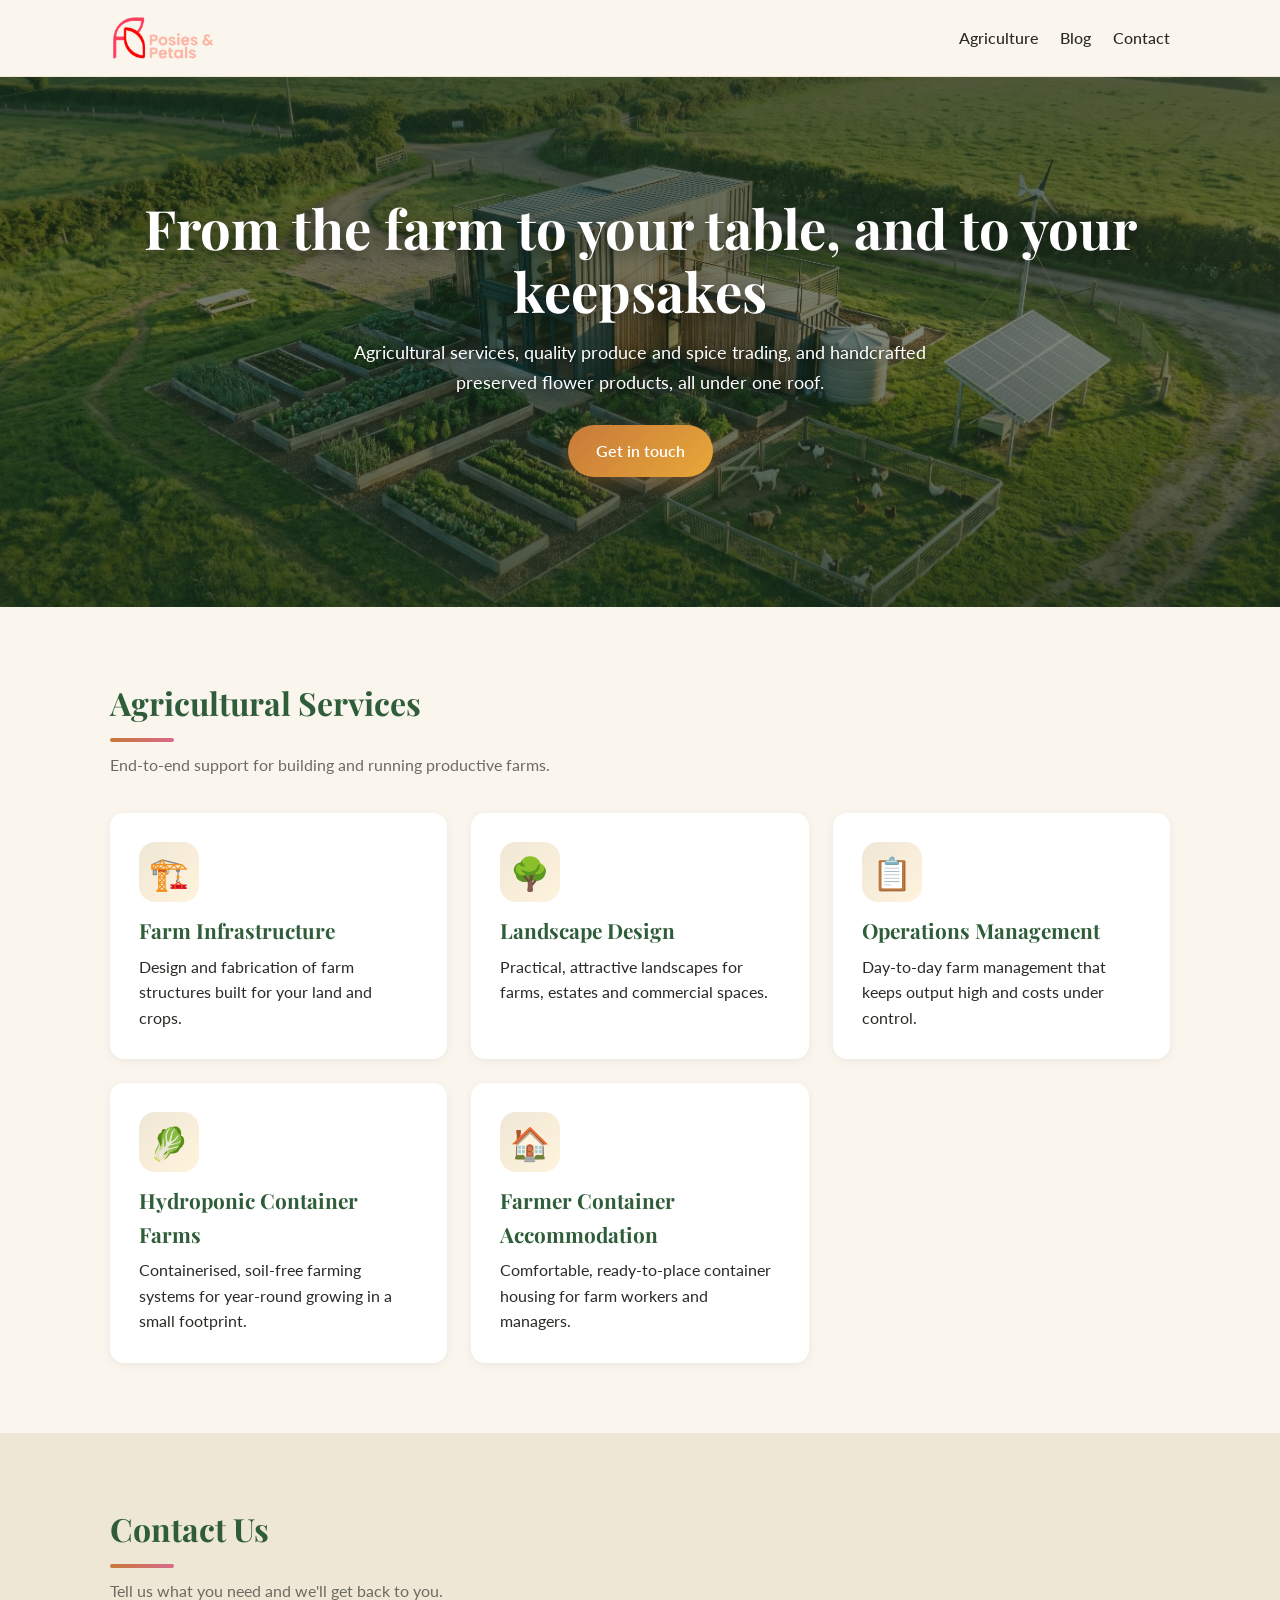
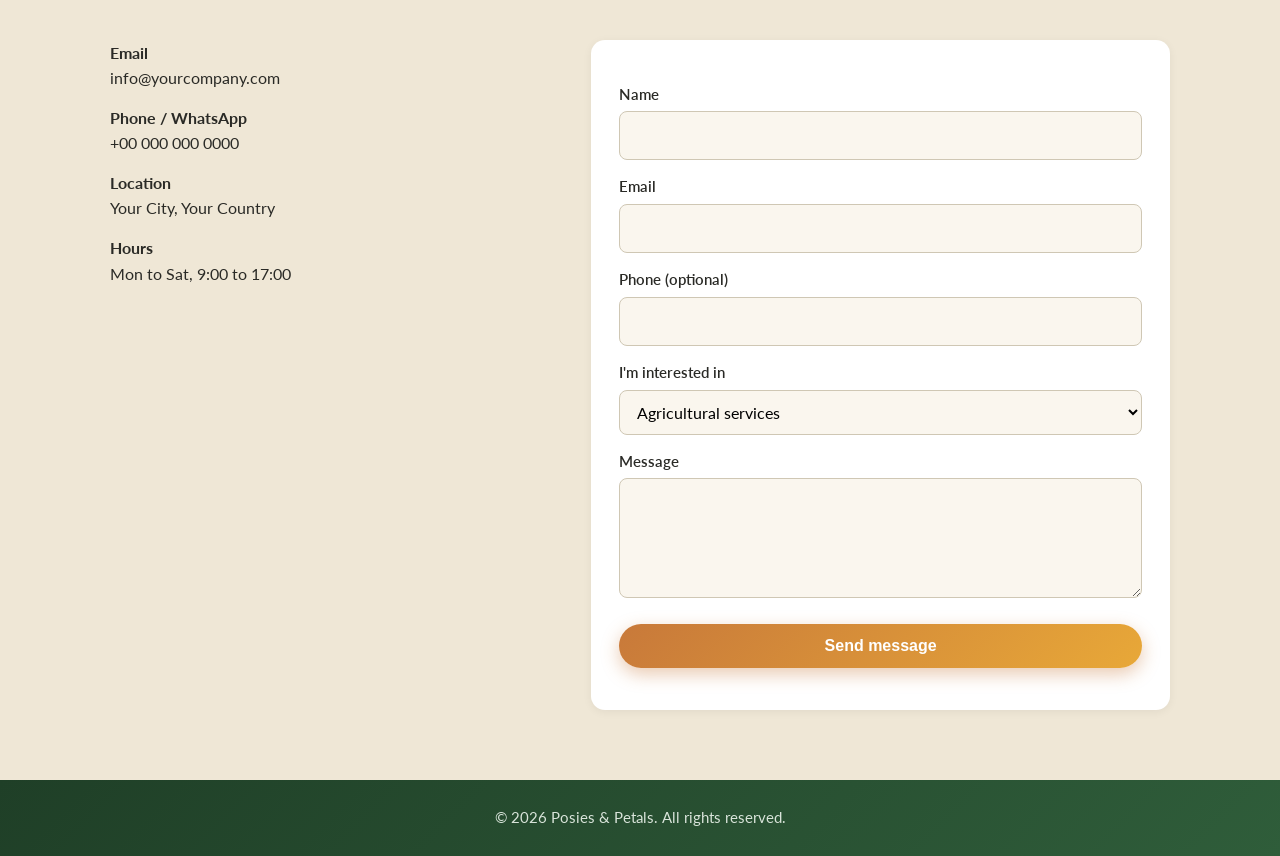
<file: index.html>
<!doctype html>
<html lang="en">
<head>
<meta charset="utf-8">
<meta name="viewport" content="width=device-width, initial-scale=1">
<title>Posies &amp; Petals | Agriculture, Trading & Preserved Flowers</title>
<meta name="description" content="Agricultural services, produce and spice trading, and handcrafted preserved flower products.">
<link rel="preconnect" href="https://fonts.googleapis.com">
<link rel="preconnect" href="https://fonts.gstatic.com" crossorigin>
<link href="https://fonts.googleapis.com/css2?family=Lato:wght@400;500;600;700&family=Playfair+Display:wght@600;700&display=swap" rel="stylesheet">
<link rel="stylesheet" href="styles.css">
</head>
<body>

<div id="site-header" data-root=""></div>

<main id="top">
  <div class="hero">
    <div class="wrap">
      <h1>From the farm to your table, and to your keepsakes</h1>
      <p>Agricultural services, quality produce and spice trading, and handcrafted preserved flower products, all under one roof.</p>
      <a class="btn" href="#contact">Get in touch</a>
    </div>
  </div>

  <section id="agriculture">
    <div class="wrap">
      <h2>Agricultural Services</h2>
      <p class="lead">End-to-end support for building and running productive farms.</p>
      <div class="grid">
        <div class="card"><div class="icon">🏗️</div><h3>Farm Infrastructure</h3><p>Design and fabrication of farm structures built for your land and crops.</p></div>
        <div class="card"><div class="icon">🌳</div><h3>Landscape Design</h3><p>Practical, attractive landscapes for farms, estates and commercial spaces.</p></div>
        <div class="card"><div class="icon">📋</div><h3>Operations Management</h3><p>Day-to-day farm management that keeps output high and costs under control.</p></div>
        <div class="card"><div class="icon">🥬</div><h3>Hydroponic Container Farms</h3><p>Containerised, soil-free farming systems for year-round growing in a small footprint.</p></div>
        <div class="card"><div class="icon">🏠</div><h3>Farmer Container Accommodation</h3><p>Comfortable, ready-to-place container housing for farm workers and managers.</p></div>
      </div>
    </div>
  </section>

  <!-- <section id="trading" class="alt">
    <div class="wrap">
      <h2>Trading</h2>
      <p class="lead">Reliable sourcing and supply of fresh and dried products, in retail and bulk quantities.</p>
      <div class="grid">
        <div class="card"><div class="icon">🌶️</div><h3>Spices</h3><p>Whole and ground spices, carefully sourced and packed.</p></div>
        <div class="card"><div class="icon">🌸</div><h3>Flowers &amp; Dried Flowers</h3><p>Fresh-cut and dried flowers for events, florists and decor.</p></div>
        <div class="card"><div class="icon">🍎</div><h3>Fruits</h3><p>Fresh seasonal fruit delivered with care.</p></div>
        <div class="card"><div class="icon">🥕</div><h3>Vegetables</h3><p>Farm-fresh vegetables for markets, restaurants and retailers.</p></div>
        <div class="card"><div class="icon">🥜</div><h3>Nuts</h3><p>Quality nuts, raw or roasted, in various pack sizes.</p></div>
      </div>
    </div>
  </section>

  <section id="flowers">
    <div class="wrap">
      <h2>Preserved Flower Products</h2>
      <p class="lead">Real flowers, preserved and set into keepsakes that last.</p>
      <div class="card">
        <h3>Handcrafted keepsakes</h3>
        <p>Each piece is made by hand from real preserved blooms. Custom orders are welcome for weddings, gifts and memorials.</p>
        <div class="tags">
          <span>Keychains</span><span>Pendants</span><span>Earrings</span><span>Bookmarks</span><span>Frames</span><span>Custom pieces</span>
        </div>
      </div>
    </div>
  </section> -->

  <section id="contact" class="alt">
    <div class="wrap">
      <h2>Contact Us</h2>
      <p class="lead">Tell us what you need and we'll get back to you.</p>
      <div class="contact-grid">
        <div class="info">
          <p><strong>Email</strong><br>info@yourcompany.com</p>
          <p><strong>Phone / WhatsApp</strong><br>+00 000 000 0000</p>
          <p><strong>Location</strong><br>Your City, Your Country</p>
          <p><strong>Hours</strong><br>Mon to Sat, 9:00 to 17:00</p>
        </div>
        <form id="contactForm">
          <label for="name">Name</label>
          <input id="name" name="name" required>
          <label for="email">Email</label>
          <input id="email" name="email" type="email" required>
          <label for="phone">Phone (optional)</label>
          <input id="phone" name="phone" type="tel">
          <label for="topic">I'm interested in</label>
          <select id="topic" name="topic">
            <option>Agricultural services</option>
            <!-- <option>Trading (produce, spices, flowers, nuts)</option>
            <option>Preserved flower products</option> -->
            <option>Something else</option>
          </select>
          <label for="message">Message</label>
          <textarea id="message" name="message" required></textarea>
          <input type="text" name="_gotcha" tabindex="-1" autocomplete="off" aria-hidden="true" style="position:absolute;left:-9999px">
          <button class="btn" type="submit">Send message</button>
          <p id="status" role="status"></p>
        </form>
      </div>
    </div>
  </section>
</main>

<div id="site-footer"></div>

<script src="layout.js"></script>
<script src="script.js"></script>
</body>
</html>
</file>
<file: styles.css>
:root{--font-head:"Playfair Display",Georgia,"Times New Roman",serif}
h1,h2,h3,.logo{font-family:var(--font-head)}
  :root{
--green:#2f5d3a; --green-dark:#1f3f27; --cream:#faf6ee; --sand:#efe7d6;
--accent:#c8793a; --text:#2a2a26; --muted:#6b6b61; --white:#fff;
  }
  *{box-sizing:border-box;margin:0;padding:0}
  html{scroll-behavior:smooth}
  body{font-family:"Lato",system-ui,-apple-system,"Segoe UI",Roboto,sans-serif;color:var(--text);background:var(--cream);line-height:1.6}
  img{max-width:100%}
  a{color:inherit}
  .wrap{max-width:1100px;margin:0 auto;padding:0 20px}
  header{position:sticky;top:0;background:rgba(250,246,238,.95);backdrop-filter:blur(6px);border-bottom:1px solid var(--sand);z-index:10}
  nav{display:flex;align-items:center;justify-content:space-between;padding:14px 0;flex-wrap:wrap;gap:10px}
  .logo{font-weight:700;font-size:1.25rem;color:var(--green);text-decoration:none}
  nav ul{display:flex;gap:22px;list-style:none;flex-wrap:wrap}
  nav a{text-decoration:none;font-weight:500}
  nav a:hover{color:var(--accent)}
  .hero{background:linear-gradient(135deg,var(--green-dark),var(--green));color:var(--white);padding:90px 0 100px;text-align:center}
  .hero h1{font-size:clamp(2rem,5vw,3.4rem);line-height:1.15;margin-bottom:16px}
  .hero p{max-width:640px;margin:0 auto 28px;font-size:1.15rem;opacity:.92}
  .btn{display:inline-block;background:var(--accent);color:var(--white);padding:13px 28px;border-radius:999px;text-decoration:none;font-weight:600;border:0;cursor:pointer;font-size:1rem}
  .btn:hover{filter:brightness(1.08)}
  section{padding:70px 0}
  section.alt{background:var(--sand)}
  h2{font-size:2rem;color:var(--green);margin-bottom:10px}
  .lead{color:var(--muted);max-width:640px;margin-bottom:36px}
  .grid{display:grid;grid-template-columns:repeat(auto-fit,minmax(280px,1fr));gap:24px}
  .card{background:var(--white);border-radius:14px;padding:28px;box-shadow:0 2px 10px rgba(0,0,0,.06)}
  .card h3{color:var(--green);margin-bottom:6px;font-size:1.3rem}
  .card .icon{font-size:2rem;margin-bottom:8px}
  .card ul{margin:12px 0 0 18px}
  .card li{margin-bottom:4px}
  .tags{display:flex;flex-wrap:wrap;gap:8px;margin-top:14px}
  .tags span{background:var(--sand);padding:5px 14px;border-radius:999px;font-size:.92rem}
  .contact-grid{display:grid;grid-template-columns:1fr 1.3fr;gap:36px}
  @media(max-width:760px){.contact-grid{grid-template-columns:1fr}}
  form{background:var(--white);padding:28px;border-radius:14px;box-shadow:0 2px 10px rgba(0,0,0,.06)}
  label{display:block;font-weight:600;margin:14px 0 5px;font-size:.95rem}
  input,select,textarea{width:100%;padding:11px 13px;border:1px solid #cfc7b4;border-radius:8px;font:inherit;background:var(--cream)}
  input:focus,select:focus,textarea:focus{outline:2px solid var(--green);border-color:var(--green)}
  textarea{min-height:120px;resize:vertical}
  form .btn{margin-top:20px;width:100%}
  #status{margin-top:14px;font-weight:500}
  .info p{margin-bottom:14px}
  footer{background:var(--green-dark);color:#d9e4da;text-align:center;padding:26px 0;font-size:.92rem}

  .menu-toggle{display:none;background:none;border:0;cursor:pointer;padding:8px;flex-direction:column;gap:5px}
  .menu-toggle span{display:block;width:26px;height:3px;background:var(--green);border-radius:2px;transition:transform .3s cubic-bezier(.4,0,.2,1),opacity .2s ease}
  nav.open .menu-toggle span:nth-child(1){transform:translateY(8px) rotate(45deg)}
  nav.open .menu-toggle span:nth-child(2){opacity:0}
  nav.open .menu-toggle span:nth-child(3){transform:translateY(-8px) rotate(-45deg)}
  @media(max-width:760px){
    .menu-toggle{display:flex}
    nav{flex-wrap:wrap}
    header{backdrop-filter:none;-webkit-backdrop-filter:none;background:var(--cream)}
    nav ul{display:flex;flex-direction:column;gap:0;position:absolute;left:0;right:0;top:100%;padding:0 20px;background:var(--cream);border-bottom:1px solid var(--sand);box-shadow:0 8px 16px rgba(0,0,0,.08);opacity:0;visibility:hidden;transform:translateY(-8px);transition:opacity .25s ease,transform .25s ease,visibility 0s linear .25s;will-change:opacity,transform}
    nav.open ul{opacity:1;visibility:visible;transform:none;transition:opacity .25s ease,transform .25s ease,visibility 0s}
    nav ul li a{display:block;padding:12px 0}
  }
  .btn:disabled{opacity:.6;cursor:not-allowed}

  /* ---- Flashy upgrade ---- */
  :root{--accent2:#e8a838;--pink:#d86a8a}
  .hero{position:relative;overflow:hidden;background:linear-gradient(120deg,#1f3f27,#2f5d3a,#3d7a4a,#2f5d3a,#1f3f27);background-size:300% 300%;animation:heroShift 14s ease infinite;padding:120px 0 130px}
  .hero::before,.hero::after{content:"";position:absolute;border-radius:50%;filter:blur(60px);opacity:.45;z-index:0;animation:float 9s ease-in-out infinite}
  .hero::before{width:340px;height:340px;background:var(--accent);top:-90px;left:-80px}
  .hero::after{width:300px;height:300px;background:var(--pink);bottom:-100px;right:-60px;animation-delay:-4s}
  .hero .wrap{position:relative;z-index:1}
  .hero h1{text-shadow:0 4px 24px rgba(0,0,0,.25);animation:rise .9s ease both}
  .hero p{animation:rise .9s .15s ease both}
  .hero .btn{animation:rise .9s .3s ease both}
  @keyframes heroShift{0%,100%{background-position:0% 50%}50%{background-position:100% 50%}}
  @keyframes float{0%,100%{transform:translate(0,0)}50%{transform:translate(30px,25px)}}
  @keyframes rise{from{opacity:0;transform:translateY(20px)}to{opacity:1;transform:none}}
  .btn{background:linear-gradient(135deg,var(--accent),var(--accent2));box-shadow:0 6px 18px rgba(200,121,58,.4);transition:transform .2s ease,box-shadow .2s ease,filter .2s ease}
  .btn:hover{transform:translateY(-2px) scale(1.03);box-shadow:0 10px 26px rgba(200,121,58,.55)}
  h2{position:relative;padding-bottom:14px}
  h2::after{content:"";position:absolute;left:0;bottom:0;width:64px;height:4px;border-radius:4px;background:linear-gradient(90deg,var(--accent),var(--pink))}
  .card{position:relative;transition:transform .3s ease,box-shadow .3s ease;border:1px solid transparent;overflow:hidden}
  .card::before{content:"";position:absolute;left:0;top:0;right:0;height:4px;background:linear-gradient(90deg,var(--green),var(--accent2),var(--pink));transform:scaleX(0);transform-origin:left;transition:transform .4s ease}
  .card:hover{transform:translateY(-8px);box-shadow:0 18px 36px rgba(47,93,58,.18)}
  .card:hover::before{transform:scaleX(1)}
  .card .icon{display:inline-flex;align-items:center;justify-content:center;width:60px;height:60px;border-radius:16px;background:linear-gradient(135deg,var(--sand),#fff3dc);margin-bottom:12px;transition:transform .3s ease}
  .card:hover .icon{transform:rotate(-8deg) scale(1.12)}
  .tags span{transition:transform .2s ease,background .2s ease,color .2s ease}
  .tags span:hover{background:linear-gradient(135deg,var(--accent),var(--pink));color:#fff;transform:translateY(-2px)}
  nav a:not(.logo){position:relative}
  nav a:not(.logo)::after{content:"";position:absolute;left:0;bottom:-4px;width:100%;height:2px;background:var(--accent);transform:scaleX(0);transition:transform .25s ease}
  nav a:not(.logo):hover::after{transform:scaleX(1)}
  footer{background:linear-gradient(135deg,var(--green-dark),var(--green))}
  .reveal{opacity:0;transform:translateY(28px);transition:opacity .7s ease,transform .7s ease}
  .reveal.in{opacity:1;transform:none}
  .card.reveal.in{transition:transform .3s ease,box-shadow .3s ease,opacity .7s ease;transition-delay:0s!important}
  @media(prefers-reduced-motion:reduce){
    .hero,.hero::before,.hero::after,.hero h1,.hero p,.hero .btn{animation:none}
    .reveal{opacity:1;transform:none;transition:none}
  }
  .logo img{display:block;height:48px;width:auto}
  @media(max-width:760px){.logo img{height:40px}}

  /* ---- Hero photo background ---- */
  .hero{background:url("assets/farm.jpeg") center/cover no-repeat;animation:none;color:#fff}
  .hero::before{inset:0;width:auto;height:auto;border-radius:0;filter:none;opacity:1;animation:none;top:0;left:0;background:linear-gradient(180deg,rgba(18,40,24,.72),rgba(18,40,24,.55) 50%,rgba(18,40,24,.78))}
  .hero::after{display:none}
  .hero h1{color:#fff;text-shadow:0 3px 18px rgba(0,0,0,.55)}
  .hero p{color:#fff;opacity:1;text-shadow:0 2px 10px rgba(0,0,0,.55)}
  nav a[aria-current="page"]{color:var(--accent)}
</file>
